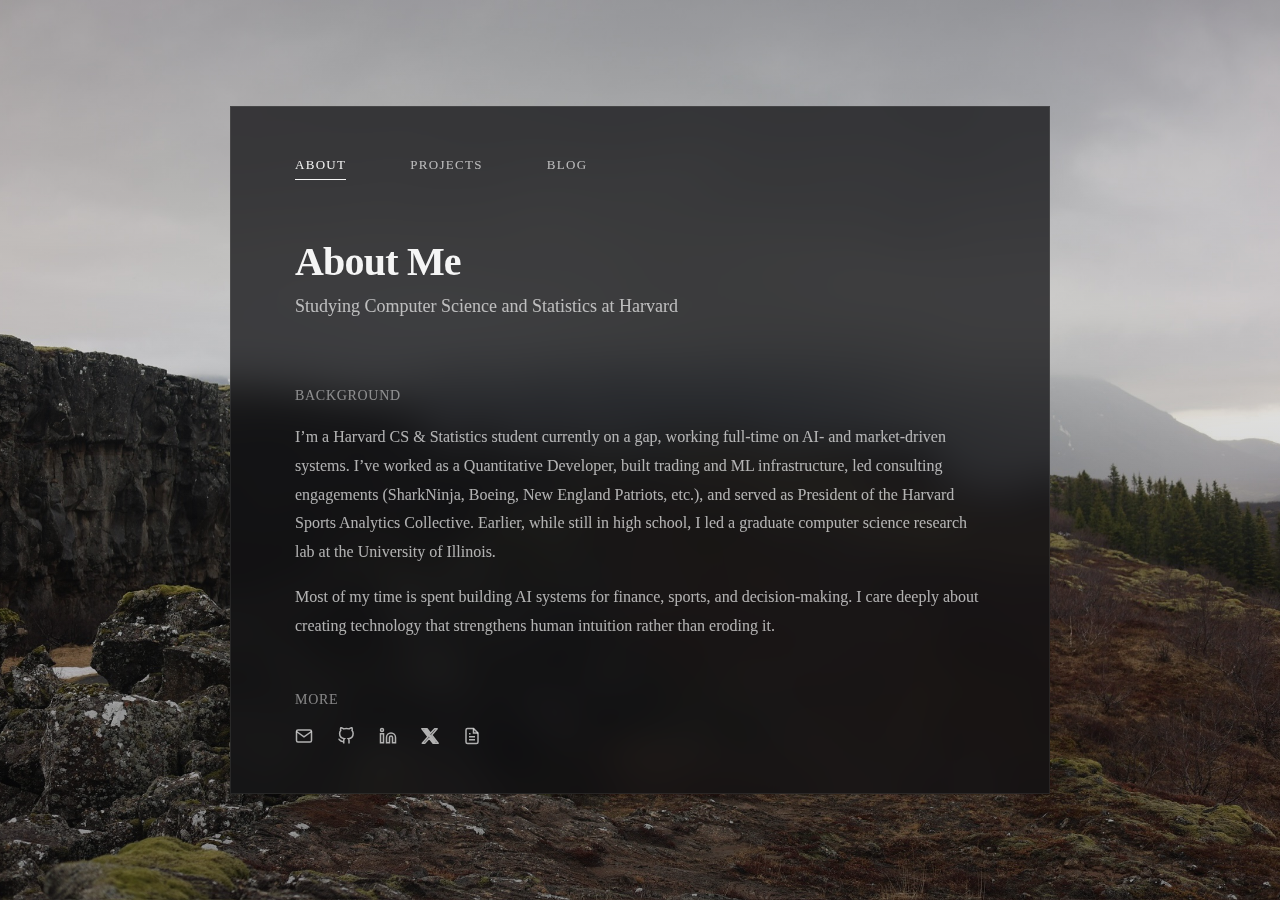
<file: index.html>
<!DOCTYPE html>
<html lang="en">
<head>
    <meta charset="UTF-8">
    <meta name="viewport" content="width=device-width, initial-scale=1.0">
    <title>Soham Gupta</title>
    <link rel="apple-touch-icon" sizes="180x180" href="/apple-touch-icon.png">
    <link rel="icon" type="image/png" sizes="32x32" href="/favicon-32x32.png">
    <link rel="icon" type="image/png" sizes="16x16" href="/favicon-16x16.png">
    <link rel="icon" href="/favicon.ico">
    <link rel="manifest" href="/site.webmanifest">
    <link rel="stylesheet" href="styles.css">
    <link rel="stylesheet" href="pages.css">
</head>
<body>
    <!-- Background -->
    <div class="background-container">
        <div class="background-overlay"></div>
    </div>

    <!-- Main Content -->
    <main class="main-container">
        <div class="content-wrapper">
            <!-- Navigation -->
            <nav class="navigation">
                <a href="index.html" class="nav-link active">ABOUT</a>
                <a href="projects.html" class="nav-link">PROJECTS</a>
                <a href="blog.html" class="nav-link">BLOG</a>
            </nav>

            <!-- Hero Section -->
            <header class="hero">
                <h1 class="hero-name">About Me</h1>
                <p class="hero-subtitle">Studying Computer Science and Statistics at Harvard</p>
            </header>

            <!-- About Content -->
            <div class="about-content">
                <section class="about-section">
                    <h3>Background</h3>
                    <p class="about-text">
                        I’m a Harvard CS & Statistics student currently on a gap, working full-time on AI- and market-driven systems. I’ve worked as a Quantitative Developer, built trading and ML infrastructure, led consulting engagements (SharkNinja, Boeing, New England Patriots, etc.), and served as President of the Harvard Sports Analytics Collective. Earlier, while still in high school, I led a graduate computer science research lab at the University of Illinois.
                    </p>
                    <p class="about-text" style="margin-top: 1rem;">
                        Most of my time is spent building AI systems for finance, sports, and decision-making. 
                        I care deeply about creating technology that strengthens human intuition rather than eroding it.
                    </p>
                </section>
<!-- 
                <section class="about-section">
                    <h3>Skills & Technologies</h3>
                    <div class="skills-grid">
                        <div class="skill-category">
                            <h4>Languages</h4>
                            <ul>
                                <li>Python</li>
                                <li>TypeScript</li>
                                <li>Rust</li>
                                <li>Go</li>
                                <li>C/C++</li>
                                <li>R</li>
                            </ul>
                        </div>
                        <div class="skill-category">
                            <h4>ML & Data</h4>
                            <ul>
                                <li>PyTorch</li>
                                <li>TensorFlow</li>
                                <li>JAX</li>
                                <li>NumPy/Pandas</li>
                                <li>Stan</li>
                                <li>SQL</li>
                            </ul>
                        </div>
                        <div class="skill-category">
                            <h4>Systems</h4>
                            <ul>
                                <li>Docker</li>
                                <li>Kubernetes</li>
                                <li>AWS/GCP</li>
                                <li>PostgreSQL</li>
                                <li>Redis</li>
                                <li>Linux</li>
                            </ul>
                        </div>
                    </div>
                </section> -->

                <section class="about-section">
                    <h3>More</h3>
                    <div class="contact-links">
                        <a href="mailto:sohamgupta@college.harvard.edu" class="contact-link">
                            <svg viewBox="0 0 24 24" fill="none" stroke="currentColor" stroke-width="2">
                                <path d="M4 4h16c1.1 0 2 .9 2 2v12c0 1.1-.9 2-2 2H4c-1.1 0-2-.9-2-2V6c0-1.1.9-2 2-2z"></path>
                                <polyline points="22,6 12,13 2,6"></polyline>
                            </svg>
                        </a>                        
                        <a href="https://github.com/SohamGupta21" target="_blank" rel="noopener" class="contact-link">
                            <svg viewBox="0 0 24 24" fill="none" stroke="currentColor" stroke-width="2">
                                <path d="M9 19c-5 1.5-5-2.5-7-3m14 6v-3.87a3.37 3.37 0 0 0-.94-2.61c3.14-.35 6.44-1.54 6.44-7A5.44 5.44 0 0 0 20 4.77 5.07 5.07 0 0 0 19.91 1S18.73.65 16 2.48a13.38 13.38 0 0 0-7 0C6.27.65 5.09 1 5.09 1A5.07 5.07 0 0 0 5 4.77a5.44 5.44 0 0 0-1.5 3.78c0 5.42 3.3 6.61 6.44 7A3.37 3.37 0 0 0 9 18.13V22"></path>
                            </svg>
                        </a>
                        <a href="https://www.linkedin.com/in/sohamgupta21" target="_blank" rel="noopener" class="contact-link">
                            <svg viewBox="0 0 24 24" fill="none" stroke="currentColor" stroke-width="2">
                                <path d="M16 8a6 6 0 0 1 6 6v7h-4v-7a2 2 0 0 0-2-2 2 2 0 0 0-2 2v7h-4v-7a6 6 0 0 1 6-6z"></path>
                                <rect x="2" y="9" width="4" height="12"></rect>
                                <circle cx="4" cy="4" r="2"></circle>
                            </svg>
                        </a>
                        <a href="https://x.com/sogup21" target="_blank" rel="noopener" class="contact-link">
                            <svg viewBox="0 0 24 24" fill="none" stroke="currentColor" stroke-width="2" stroke-linecap="round" stroke-linejoin="round">
                                <path d="M18.244 2.25h3.308l-7.227 8.26 8.502 11.24H16.17l-5.214-6.817L4.99 21.75H1.68l7.73-8.835L1.254 2.25H8.08l4.713 6.231zm-1.161 17.52h1.833L7.084 4.126H5.117z"></path>
                            </svg>
                        </a>
                        <a href="Soham_Gupta_Resume.pdf" target="_blank" rel="noopener" class="contact-link" aria-label="Resume">
                            <svg viewBox="0 0 24 24" fill="none" stroke="currentColor" stroke-width="2">
                                <path d="M14 2H6a2 2 0 0 0-2 2v16a2 2 0 0 0 2 2h12a2 2 0 0 0 2-2V8z"></path>
                                <polyline points="14 2 14 8 20 8"></polyline>
                                <line x1="16" y1="13" x2="8" y2="13"></line>
                                <line x1="16" y1="17" x2="8" y2="17"></line>
                                <polyline points="10 9 9 9 8 9"></polyline>
                            </svg>
                        </a>
                    </div>
                </section>
            </div>
        </div>
    </main>

    <script src="main.js"></script>
</body>
</html>
</file>
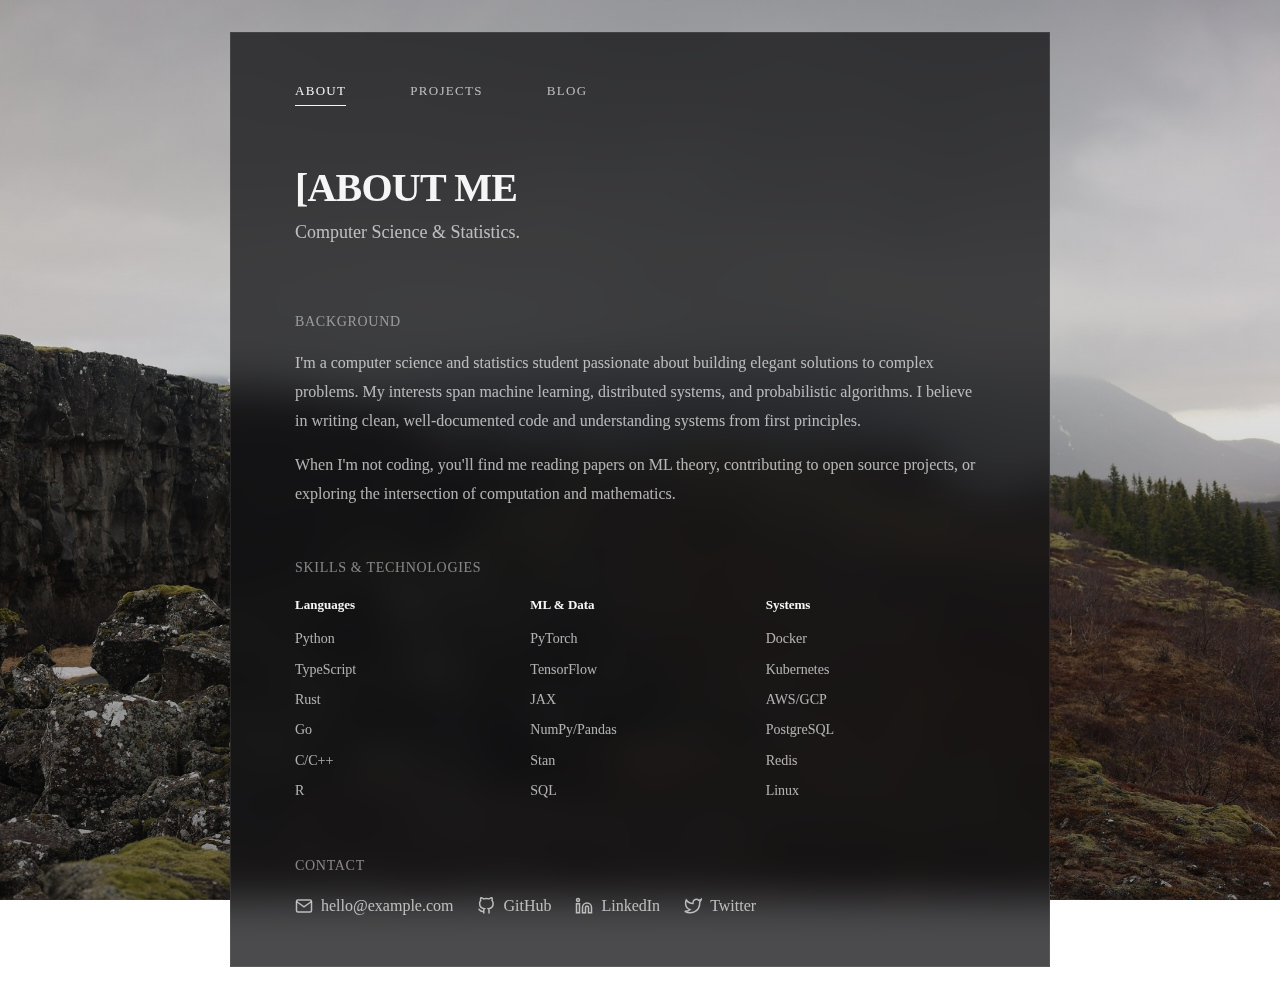
<file: about.html>
<!DOCTYPE html>
<html lang="en">
<head>
    <meta charset="UTF-8">
    <meta name="viewport" content="width=device-width, initial-scale=1.0">
    <title>About | Soham Gupta</title>
    <link rel="stylesheet" href="styles.css">
    <link rel="stylesheet" href="pages.css">
</head>
<body>
    <!-- Background -->
    <div class="background-container">
        <div class="background-overlay"></div>
    </div>

    <!-- Main Content -->
    <main class="main-container">
        <div class="content-wrapper">
            <!-- Navigation -->
            <nav class="navigation">
                <a href="about.html" class="nav-link active">ABOUT</a>
                <a href="projects.html" class="nav-link">PROJECTS</a>
                <a href="index.html" class="nav-link">BLOG</a>
            </nav>

            <!-- Hero Section -->
            <header class="hero">
                <h1 class="hero-name">[ABOUT ME</h1>
                <p class="hero-subtitle">Computer Science & Statistics.</p>
            </header>

            <!-- About Content -->
            <div class="about-content">
                <section class="about-section">
                    <h3>Background</h3>
                    <p class="about-text">
                        I'm a computer science and statistics student passionate about building elegant solutions 
                        to complex problems. My interests span machine learning, distributed systems, and 
                        probabilistic algorithms. I believe in writing clean, well-documented code and 
                        understanding systems from first principles.
                    </p>
                    <p class="about-text" style="margin-top: 1rem;">
                        When I'm not coding, you'll find me reading papers on ML theory, contributing to 
                        open source projects, or exploring the intersection of computation and mathematics.
                    </p>
                </section>

                <section class="about-section">
                    <h3>Skills & Technologies</h3>
                    <div class="skills-grid">
                        <div class="skill-category">
                            <h4>Languages</h4>
                            <ul>
                                <li>Python</li>
                                <li>TypeScript</li>
                                <li>Rust</li>
                                <li>Go</li>
                                <li>C/C++</li>
                                <li>R</li>
                            </ul>
                        </div>
                        <div class="skill-category">
                            <h4>ML & Data</h4>
                            <ul>
                                <li>PyTorch</li>
                                <li>TensorFlow</li>
                                <li>JAX</li>
                                <li>NumPy/Pandas</li>
                                <li>Stan</li>
                                <li>SQL</li>
                            </ul>
                        </div>
                        <div class="skill-category">
                            <h4>Systems</h4>
                            <ul>
                                <li>Docker</li>
                                <li>Kubernetes</li>
                                <li>AWS/GCP</li>
                                <li>PostgreSQL</li>
                                <li>Redis</li>
                                <li>Linux</li>
                            </ul>
                        </div>
                    </div>
                </section>

                <section class="about-section">
                    <h3>Contact</h3>
                    <div class="contact-links">
                        <a href="mailto:hello@example.com" class="contact-link">
                            <svg viewBox="0 0 24 24" fill="none" stroke="currentColor" stroke-width="2">
                                <path d="M4 4h16c1.1 0 2 .9 2 2v12c0 1.1-.9 2-2 2H4c-1.1 0-2-.9-2-2V6c0-1.1.9-2 2-2z"></path>
                                <polyline points="22,6 12,13 2,6"></polyline>
                            </svg>
                            <span>hello@example.com</span>
                        </a>
                        <a href="https://github.com" target="_blank" rel="noopener" class="contact-link">
                            <svg viewBox="0 0 24 24" fill="none" stroke="currentColor" stroke-width="2">
                                <path d="M9 19c-5 1.5-5-2.5-7-3m14 6v-3.87a3.37 3.37 0 0 0-.94-2.61c3.14-.35 6.44-1.54 6.44-7A5.44 5.44 0 0 0 20 4.77 5.07 5.07 0 0 0 19.91 1S18.73.65 16 2.48a13.38 13.38 0 0 0-7 0C6.27.65 5.09 1 5.09 1A5.07 5.07 0 0 0 5 4.77a5.44 5.44 0 0 0-1.5 3.78c0 5.42 3.3 6.61 6.44 7A3.37 3.37 0 0 0 9 18.13V22"></path>
                            </svg>
                            <span>GitHub</span>
                        </a>
                        <a href="https://linkedin.com" target="_blank" rel="noopener" class="contact-link">
                            <svg viewBox="0 0 24 24" fill="none" stroke="currentColor" stroke-width="2">
                                <path d="M16 8a6 6 0 0 1 6 6v7h-4v-7a2 2 0 0 0-2-2 2 2 0 0 0-2 2v7h-4v-7a6 6 0 0 1 6-6z"></path>
                                <rect x="2" y="9" width="4" height="12"></rect>
                                <circle cx="4" cy="4" r="2"></circle>
                            </svg>
                            <span>LinkedIn</span>
                        </a>
                        <a href="https://twitter.com" target="_blank" rel="noopener" class="contact-link">
                            <svg viewBox="0 0 24 24" fill="none" stroke="currentColor" stroke-width="2">
                                <path d="M23 3a10.9 10.9 0 0 1-3.14 1.53 4.48 4.48 0 0 0-7.86 3v1A10.66 10.66 0 0 1 3 4s-4 9 5 13a11.64 11.64 0 0 1-7 2c9 5 20 0 20-11.5a4.5 4.5 0 0 0-.08-.83A7.72 7.72 0 0 0 23 3z"></path>
                            </svg>
                            <span>Twitter</span>
                        </a>
                    </div>
                </section>
            </div>
        </div>
    </main>

    <script src="main.js"></script>
</body>
</html>
</file>
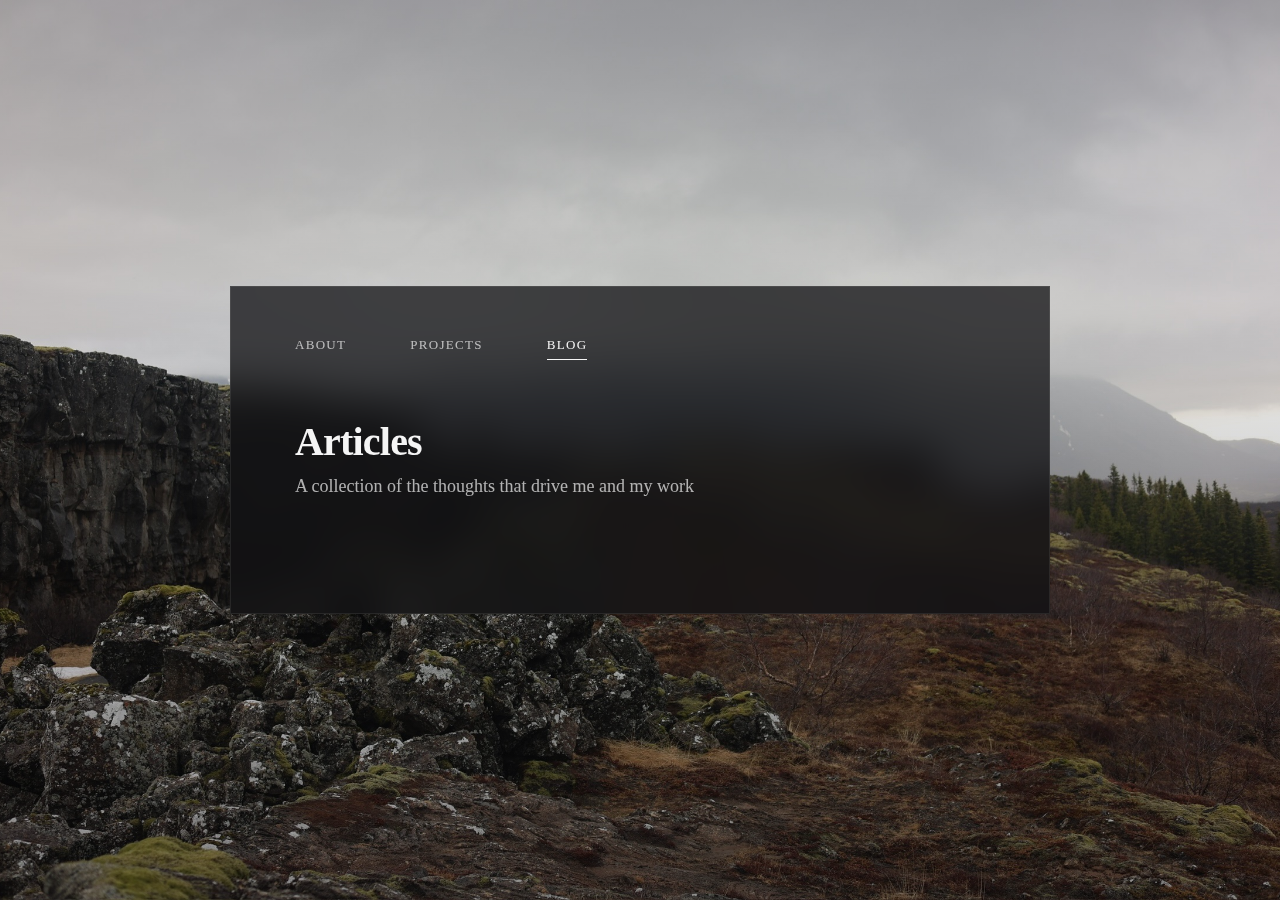
<file: blog.html>
<!DOCTYPE html>
<html lang="en">
<head>
    <meta charset="UTF-8">
    <meta name="viewport" content="width=device-width, initial-scale=1.0">
    <title>Soham Gupta</title>
    <link rel="stylesheet" href="styles.css">
</head>
<body>
    <!-- Background -->
    <div class="background-container">
        <div class="background-overlay"></div>
    </div>

    <!-- Main Content -->
    <main class="main-container">
        <div class="content-wrapper">
            <!-- Navigation -->
            <nav class="navigation">
                <a href="index.html" class="nav-link">ABOUT</a>
                <a href="projects.html" class="nav-link">PROJECTS</a>
                <a href="blog.html" class="nav-link active">BLOG</a>
            </nav>

            <!-- Hero Section -->
            <header class="hero">
                <h1 class="hero-name">Articles</h1>
                <p class="hero-subtitle">A collection of the thoughts that drive me and my work</p>
            </header>

            <!-- Blog Posts List -->
            <!-- <section class="blog-list">
                <a href="blog/gradient-descent.html" class="blog-item">
                    <span class="blog-item-title">Optimizing Gradient Descent</span>
                    <span class="blog-item-desc">— adaptive learning rates and momentum in neural networks</span>
                </a>
            </section> -->
        </div>
    </main>

    <script src="main.js"></script>
</body>
</html>
</file>
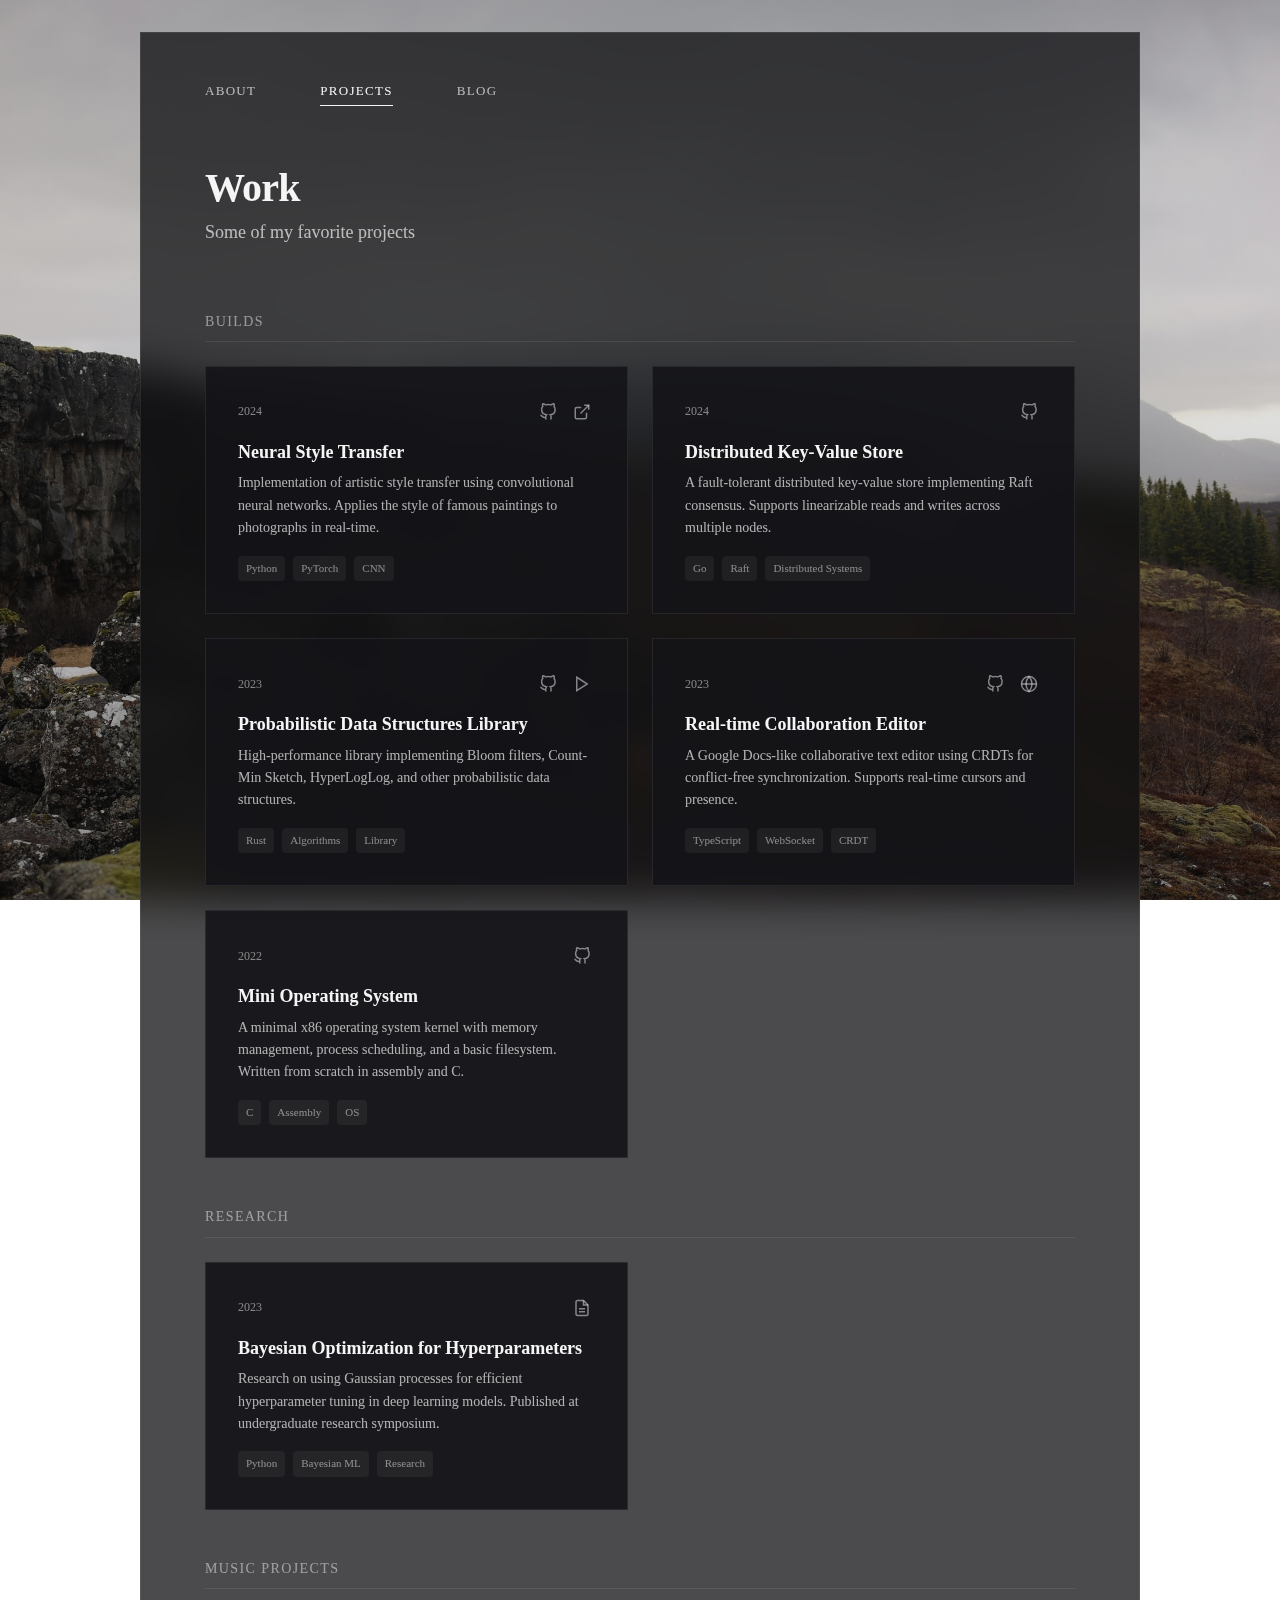
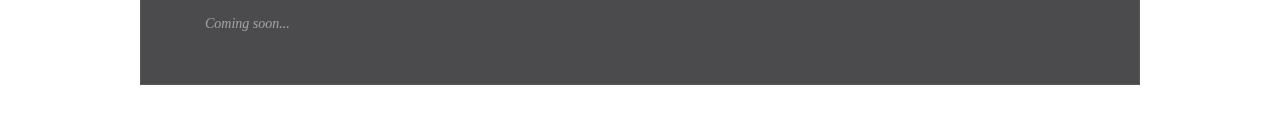
<file: projects.html>
<!DOCTYPE html>
<html lang="en">
<head>
    <meta charset="UTF-8">
    <meta name="viewport" content="width=device-width, initial-scale=1.0">
    <title>Soham Gupta</title>
    <link rel="apple-touch-icon" sizes="180x180" href="/apple-touch-icon.png">
    <link rel="icon" type="image/png" sizes="32x32" href="/favicon-32x32.png">
    <link rel="icon" type="image/png" sizes="16x16" href="/favicon-16x16.png">
    <link rel="icon" href="/favicon.ico">
    <link rel="manifest" href="/site.webmanifest">
    <link rel="stylesheet" href="styles.css">
    <link rel="stylesheet" href="pages.css">
</head>
<body>
    <!-- Background -->
    <div class="background-container">
        <div class="background-overlay"></div>
    </div>

    <!-- Main Content -->
    <main class="main-container">
        <div class="content-wrapper content-wrapper--wide">
            <!-- Navigation -->
            <nav class="navigation">
                <a href="index.html" class="nav-link">ABOUT</a>
                <a href="projects.html" class="nav-link active">PROJECTS</a>
                <a href="blog.html" class="nav-link">BLOG</a>
            </nav>

            <!-- Hero Section -->
            <header class="hero">
                <h1 class="hero-name">Work</h1>
                <p class="hero-subtitle">Some of my favorite projects</p>
            </header>

            <!-- Builds Section -->
            <section class="projects-section">
                <h2 class="section-heading">Builds</h2>
                <div class="projects-grid">
                    <article class="project-card">
                        <div class="project-header">
                            <span class="project-year">2024</span>
                            <div class="project-links">
                                <a href="#" class="project-link" aria-label="GitHub">
                                    <svg width="18" height="18" viewBox="0 0 24 24" fill="none" stroke="currentColor" stroke-width="2">
                                        <path d="M9 19c-5 1.5-5-2.5-7-3m14 6v-3.87a3.37 3.37 0 0 0-.94-2.61c3.14-.35 6.44-1.54 6.44-7A5.44 5.44 0 0 0 20 4.77 5.07 5.07 0 0 0 19.91 1S18.73.65 16 2.48a13.38 13.38 0 0 0-7 0C6.27.65 5.09 1 5.09 1A5.07 5.07 0 0 0 5 4.77a5.44 5.44 0 0 0-1.5 3.78c0 5.42 3.3 6.61 6.44 7A3.37 3.37 0 0 0 9 18.13V22"></path>
                                    </svg>
                                </a>
                                <a href="#" class="project-link" aria-label="External link">
                                    <svg width="18" height="18" viewBox="0 0 24 24" fill="none" stroke="currentColor" stroke-width="2">
                                        <path d="M18 13v6a2 2 0 0 1-2 2H5a2 2 0 0 1-2-2V8a2 2 0 0 1 2-2h6"></path>
                                        <polyline points="15 3 21 3 21 9"></polyline>
                                        <line x1="10" y1="14" x2="21" y2="3"></line>
                                    </svg>
                                </a>
                            </div>
                        </div>
                        <h3 class="project-title">Neural Style Transfer</h3>
                        <p class="project-description">
                            Implementation of artistic style transfer using convolutional neural networks. 
                            Applies the style of famous paintings to photographs in real-time.
                        </p>
                        <div class="project-tags">
                            <span class="project-tag">Python</span>
                            <span class="project-tag">PyTorch</span>
                            <span class="project-tag">CNN</span>
                        </div>
                    </article>

                    <article class="project-card">
                        <div class="project-header">
                            <span class="project-year">2024</span>
                            <div class="project-links">
                                <a href="#" class="project-link" aria-label="GitHub">
                                    <svg width="18" height="18" viewBox="0 0 24 24" fill="none" stroke="currentColor" stroke-width="2">
                                        <path d="M9 19c-5 1.5-5-2.5-7-3m14 6v-3.87a3.37 3.37 0 0 0-.94-2.61c3.14-.35 6.44-1.54 6.44-7A5.44 5.44 0 0 0 20 4.77 5.07 5.07 0 0 0 19.91 1S18.73.65 16 2.48a13.38 13.38 0 0 0-7 0C6.27.65 5.09 1 5.09 1A5.07 5.07 0 0 0 5 4.77a5.44 5.44 0 0 0-1.5 3.78c0 5.42 3.3 6.61 6.44 7A3.37 3.37 0 0 0 9 18.13V22"></path>
                                    </svg>
                                </a>
                            </div>
                        </div>
                        <h3 class="project-title">Distributed Key-Value Store</h3>
                        <p class="project-description">
                            A fault-tolerant distributed key-value store implementing Raft consensus. 
                            Supports linearizable reads and writes across multiple nodes.
                        </p>
                        <div class="project-tags">
                            <span class="project-tag">Go</span>
                            <span class="project-tag">Raft</span>
                            <span class="project-tag">Distributed Systems</span>
                        </div>
                    </article>

                    <article class="project-card">
                        <div class="project-header">
                            <span class="project-year">2023</span>
                            <div class="project-links">
                                <a href="#" class="project-link" aria-label="GitHub">
                                    <svg width="18" height="18" viewBox="0 0 24 24" fill="none" stroke="currentColor" stroke-width="2">
                                        <path d="M9 19c-5 1.5-5-2.5-7-3m14 6v-3.87a3.37 3.37 0 0 0-.94-2.61c3.14-.35 6.44-1.54 6.44-7A5.44 5.44 0 0 0 20 4.77 5.07 5.07 0 0 0 19.91 1S18.73.65 16 2.48a13.38 13.38 0 0 0-7 0C6.27.65 5.09 1 5.09 1A5.07 5.07 0 0 0 5 4.77a5.44 5.44 0 0 0-1.5 3.78c0 5.42 3.3 6.61 6.44 7A3.37 3.37 0 0 0 9 18.13V22"></path>
                                    </svg>
                                </a>
                                <a href="#" class="project-link" aria-label="Demo">
                                    <svg width="18" height="18" viewBox="0 0 24 24" fill="none" stroke="currentColor" stroke-width="2">
                                        <polygon points="5 3 19 12 5 21 5 3"></polygon>
                                    </svg>
                                </a>
                            </div>
                        </div>
                        <h3 class="project-title">Probabilistic Data Structures Library</h3>
                        <p class="project-description">
                            High-performance library implementing Bloom filters, Count-Min Sketch, 
                            HyperLogLog, and other probabilistic data structures.
                        </p>
                        <div class="project-tags">
                            <span class="project-tag">Rust</span>
                            <span class="project-tag">Algorithms</span>
                            <span class="project-tag">Library</span>
                        </div>
                    </article>

                    <article class="project-card">
                        <div class="project-header">
                            <span class="project-year">2023</span>
                            <div class="project-links">
                                <a href="#" class="project-link" aria-label="GitHub">
                                    <svg width="18" height="18" viewBox="0 0 24 24" fill="none" stroke="currentColor" stroke-width="2">
                                        <path d="M9 19c-5 1.5-5-2.5-7-3m14 6v-3.87a3.37 3.37 0 0 0-.94-2.61c3.14-.35 6.44-1.54 6.44-7A5.44 5.44 0 0 0 20 4.77 5.07 5.07 0 0 0 19.91 1S18.73.65 16 2.48a13.38 13.38 0 0 0-7 0C6.27.65 5.09 1 5.09 1A5.07 5.07 0 0 0 5 4.77a5.44 5.44 0 0 0-1.5 3.78c0 5.42 3.3 6.61 6.44 7A3.37 3.37 0 0 0 9 18.13V22"></path>
                                    </svg>
                                </a>
                                <a href="#" class="project-link" aria-label="Live site">
                                    <svg width="18" height="18" viewBox="0 0 24 24" fill="none" stroke="currentColor" stroke-width="2">
                                        <circle cx="12" cy="12" r="10"></circle>
                                        <line x1="2" y1="12" x2="22" y2="12"></line>
                                        <path d="M12 2a15.3 15.3 0 0 1 4 10 15.3 15.3 0 0 1-4 10 15.3 15.3 0 0 1-4-10 15.3 15.3 0 0 1 4-10z"></path>
                                    </svg>
                                </a>
                            </div>
                        </div>
                        <h3 class="project-title">Real-time Collaboration Editor</h3>
                        <p class="project-description">
                            A Google Docs-like collaborative text editor using CRDTs for conflict-free 
                            synchronization. Supports real-time cursors and presence.
                        </p>
                        <div class="project-tags">
                            <span class="project-tag">TypeScript</span>
                            <span class="project-tag">WebSocket</span>
                            <span class="project-tag">CRDT</span>
                        </div>
                    </article>

                    <article class="project-card">
                        <div class="project-header">
                            <span class="project-year">2022</span>
                            <div class="project-links">
                                <a href="#" class="project-link" aria-label="GitHub">
                                    <svg width="18" height="18" viewBox="0 0 24 24" fill="none" stroke="currentColor" stroke-width="2">
                                        <path d="M9 19c-5 1.5-5-2.5-7-3m14 6v-3.87a3.37 3.37 0 0 0-.94-2.61c3.14-.35 6.44-1.54 6.44-7A5.44 5.44 0 0 0 20 4.77 5.07 5.07 0 0 0 19.91 1S18.73.65 16 2.48a13.38 13.38 0 0 0-7 0C6.27.65 5.09 1 5.09 1A5.07 5.07 0 0 0 5 4.77a5.44 5.44 0 0 0-1.5 3.78c0 5.42 3.3 6.61 6.44 7A3.37 3.37 0 0 0 9 18.13V22"></path>
                                    </svg>
                                </a>
                            </div>
                        </div>
                        <h3 class="project-title">Mini Operating System</h3>
                        <p class="project-description">
                            A minimal x86 operating system kernel with memory management, process scheduling, 
                            and a basic filesystem. Written from scratch in assembly and C.
                        </p>
                        <div class="project-tags">
                            <span class="project-tag">C</span>
                            <span class="project-tag">Assembly</span>
                            <span class="project-tag">OS</span>
                        </div>
                    </article>
                </div>
            </section>

            <!-- Research Section -->
            <section class="projects-section">
                <h2 class="section-heading">Research</h2>
                <div class="projects-grid">
                    <article class="project-card">
                        <div class="project-header">
                            <span class="project-year">2023</span>
                            <div class="project-links">
                                <a href="#" class="project-link" aria-label="Paper">
                                    <svg width="18" height="18" viewBox="0 0 24 24" fill="none" stroke="currentColor" stroke-width="2">
                                        <path d="M14 2H6a2 2 0 0 0-2 2v16a2 2 0 0 0 2 2h12a2 2 0 0 0 2-2V8z"></path>
                                        <polyline points="14 2 14 8 20 8"></polyline>
                                        <line x1="16" y1="13" x2="8" y2="13"></line>
                                        <line x1="16" y1="17" x2="8" y2="17"></line>
                                    </svg>
                                </a>
                            </div>
                        </div>
                        <h3 class="project-title">Bayesian Optimization for Hyperparameters</h3>
                        <p class="project-description">
                            Research on using Gaussian processes for efficient hyperparameter tuning 
                            in deep learning models. Published at undergraduate research symposium.
                        </p>
                        <div class="project-tags">
                            <span class="project-tag">Python</span>
                            <span class="project-tag">Bayesian ML</span>
                            <span class="project-tag">Research</span>
                        </div>
                    </article>
                </div>
            </section>

            <!-- Music Projects Section -->
            <section class="projects-section">
                <h2 class="section-heading">Music Projects</h2>
                <p class="section-empty">Coming soon...</p>
            </section>
        </div>
    </main>

    <script src="main.js"></script>
</body>
</html>
</file>
<file: styles.css>
/* ============================================
   CSS Custom Properties & Design Tokens
   ============================================ */
:root {
    /* Colors - Moody Nordic palette */
    --color-bg-dark: rgba(15, 15, 18, 0.75);
    --color-bg-card: rgba(20, 20, 24, 0.9);
    --color-bg-card-hover: rgba(30, 30, 36, 0.95);
    --color-text-primary: #f5f5f5;
    --color-text-secondary: rgba(245, 245, 245, 0.7);
    --color-text-muted: rgba(245, 245, 245, 0.5);
    --color-accent: #e8e4df;
    --color-border: rgba(255, 255, 255, 0.08);
    
    /* Typography */
    --font-primary: Georgia, 'Times New Roman', Times, serif;
    --font-mono: Georgia, 'Times New Roman', Times, serif;
    
    /* Spacing */
    --space-xs: 0.25rem;
    --space-sm: 0.5rem;
    --space-md: 1rem;
    --space-lg: 1.5rem;
    --space-xl: 2rem;
    --space-2xl: 3rem;
    --space-3xl: 4rem;
    
    /* Transitions */
    --transition-fast: 150ms ease;
    --transition-base: 250ms ease;
    --transition-slow: 400ms cubic-bezier(0.16, 1, 0.3, 1);
    
    /* Borders */
    --radius-sm: 4px;
    --radius-md: 8px;
    --radius-lg: 12px;
}

/* ============================================
   Reset & Base Styles
   ============================================ */
*, *::before, *::after {
    box-sizing: border-box;
    margin: 0;
    padding: 0;
}

html {
    font-size: 16px;
    -webkit-font-smoothing: antialiased;
    -moz-osx-font-smoothing: grayscale;
}

body {
    font-family: var(--font-primary);
    color: var(--color-text-primary);
    line-height: 1.6;
    min-height: 100vh;
    overflow-x: hidden;
}

a {
    text-decoration: none;
    color: inherit;
}

/* ============================================
   Background & Atmosphere
   ============================================ */
.background-container {
    position: fixed;
    inset: 0;
    z-index: -1;
    background-color: #0a0a0c;
    background-image: url('background.jpeg');
    background-size: cover;
    background-position: center;
    background-attachment: fixed;
}

.background-overlay {
    position: absolute;
    inset: 0;
    background: linear-gradient(
        180deg,
        rgba(10, 10, 12, 0.3) 0%,
        rgba(10, 10, 12, 0.1) 40%,
        rgba(10, 10, 12, 0.4) 100%
    );
}

/* ============================================
   Main Container Layout
   ============================================ */
.main-container {
    min-height: 100vh;
    display: flex;
    justify-content: center;
    align-items: center;
    padding: var(--space-xl);
}

.content-wrapper {
    width: 100%;
    max-width: 820px;
    background: var(--color-bg-dark);
    backdrop-filter: blur(20px);
    -webkit-backdrop-filter: blur(20px);
    border: 1px solid var(--color-border);
    padding: var(--space-2xl) var(--space-3xl);
    position: relative;
}

/* ============================================
   Navigation
   ============================================ */
.navigation {
    display: flex;
    gap: var(--space-3xl);
    margin-bottom: var(--space-3xl);
}

.nav-link {
    font-size: 0.8125rem;
    font-weight: 500;
    letter-spacing: 0.1em;
    color: var(--color-text-secondary);
    transition: color var(--transition-fast);
    position: relative;
}

.nav-link:hover {
    color: var(--color-text-primary);
}

.nav-link.active {
    color: var(--color-text-primary);
}

.nav-link.active::after {
    content: '';
    position: absolute;
    bottom: -4px;
    left: 0;
    right: 0;
    height: 1px;
    background: var(--color-text-primary);
}

/* ============================================
   Hero Section
   ============================================ */
.hero {
    margin-bottom: var(--space-3xl);
}

.hero-name {
    font-size: 2.5rem;
    font-weight: 700;
    letter-spacing: -0.02em;
    line-height: 1.1;
    margin-bottom: var(--space-sm);
}

.hero-subtitle {
    font-size: 1.125rem;
    color: var(--color-text-secondary);
    font-weight: 400;
}

/* ============================================
   Blog List Section
   ============================================ */
.blog-list {
    display: flex;
    flex-direction: column;
    gap: var(--space-md);
    margin-top: var(--space-xl);
}

.blog-item {
    display: block;
    padding: var(--space-sm) 0;
    transition: all var(--transition-fast);
    animation: fadeIn 0.6s ease-out backwards;
    text-decoration: none;
}

.blog-item:nth-child(1) { animation-delay: 0.3s; }
.blog-item:nth-child(2) { animation-delay: 0.35s; }
.blog-item:nth-child(3) { animation-delay: 0.4s; }

.blog-item:hover {
    padding-left: var(--space-sm);
}

.blog-item:hover .blog-item-title {
    color: var(--color-text-primary);
}

.blog-item:hover .blog-item-desc {
    color: var(--color-text-secondary);
}

.blog-item-title {
    font-size: 1rem;
    font-weight: 500;
    color: var(--color-text-secondary);
    transition: color var(--transition-fast);
}

.blog-item-desc {
    font-size: 0.875rem;
    color: var(--color-text-muted);
    font-style: italic;
    transition: color var(--transition-fast);
}

/* ============================================
   Page Transitions & Animations
   ============================================ */
@keyframes fadeIn {
    from {
        opacity: 0;
        transform: translateY(10px);
    }
    to {
        opacity: 1;
        transform: translateY(0);
    }
}

.content-wrapper {
    animation: fadeIn 0.6s ease-out;
}

.nav-link {
    animation: fadeIn 0.5s ease-out backwards;
}

.nav-link:nth-child(1) { animation-delay: 0.1s; }
.nav-link:nth-child(2) { animation-delay: 0.15s; }
.nav-link:nth-child(3) { animation-delay: 0.2s; }
.nav-link:nth-child(4) { animation-delay: 0.25s; }

.hero-name {
    animation: fadeIn 0.6s ease-out 0.2s backwards;
}

.hero-subtitle {
    animation: fadeIn 0.6s ease-out 0.3s backwards;
}


/* ============================================
   Responsive Design
   ============================================ */
@media (max-width: 768px) {
    .main-container {
        padding: var(--space-md);
        align-items: flex-start;
        padding-top: var(--space-xl);
    }
    
    .content-wrapper {
        padding: var(--space-xl) var(--space-lg);
    }
    
    .navigation {
        gap: var(--space-lg);
        flex-wrap: wrap;
        justify-content: center;
    }
    
    .hero-name {
        font-size: 1.875rem;
    }
    
    .blog-item {
        flex-wrap: wrap;
    }
    
    .blog-item-desc {
        display: block;
        margin-top: var(--space-xs);
    }
}

@media (max-width: 480px) {
    .navigation {
        gap: var(--space-md);
    }
    
    .nav-link {
        font-size: 0.75rem;
    }
    
    .hero-name {
        font-size: 1.5rem;
    }
    
    .hero-subtitle {
        font-size: 1rem;
    }
}

/* ============================================
   Selection & Focus States
   ============================================ */
::selection {
    background: rgba(255, 255, 255, 0.2);
}

:focus-visible {
    outline: 2px solid var(--color-text-secondary);
    outline-offset: 2px;
}

/* ============================================
   Scrollbar Styling
   ============================================ */
::-webkit-scrollbar {
    width: 8px;
}

::-webkit-scrollbar-track {
    background: transparent;
}

::-webkit-scrollbar-thumb {
    background: rgba(255, 255, 255, 0.2);
    border-radius: 4px;
}

::-webkit-scrollbar-thumb:hover {
    background: rgba(255, 255, 255, 0.3);
}
</file>
<file: pages.css>
/* ============================================
   Additional Page Styles
   ============================================ */

/* Wide content wrapper for projects */
.content-wrapper--wide {
    max-width: 1000px;
}

/* ============================================
   Section Headings
   ============================================ */
.section-heading {
    font-size: 0.875rem;
    font-weight: 500;
    letter-spacing: 0.1em;
    text-transform: uppercase;
    color: var(--color-text-muted);
    margin-bottom: var(--space-lg);
    padding-bottom: var(--space-sm);
    border-bottom: 1px solid var(--color-border);
}

.section-empty {
    font-size: 0.875rem;
    color: var(--color-text-muted);
    font-style: italic;
}

/* ============================================
   Projects Grid
   ============================================ */
.projects-section {
    margin-top: var(--space-xl);
}

.projects-section + .projects-section {
    margin-top: var(--space-2xl);
}

.projects-grid {
    display: grid;
    grid-template-columns: repeat(2, 1fr);
    gap: var(--space-lg);
}

/* ============================================
   Project Cards
   ============================================ */
.project-card {
    background: var(--color-bg-card);
    padding: var(--space-xl);
    border: 1px solid var(--color-border);
    transition: all var(--transition-slow);
    display: flex;
    flex-direction: column;
    animation: fadeIn 0.6s ease-out backwards;
}

.project-card:nth-child(1) { animation-delay: 0.3s; }
.project-card:nth-child(2) { animation-delay: 0.35s; }
.project-card:nth-child(3) { animation-delay: 0.4s; }
.project-card:nth-child(4) { animation-delay: 0.45s; }
.project-card:nth-child(5) { animation-delay: 0.5s; }
.project-card:nth-child(6) { animation-delay: 0.55s; }

.project-card:hover {
    background: var(--color-bg-card-hover);
    transform: translateY(-4px);
    border-color: rgba(255, 255, 255, 0.15);
}

.project-header {
    display: flex;
    justify-content: space-between;
    align-items: center;
    margin-bottom: var(--space-md);
}

.project-year {
    font-family: var(--font-mono);
    font-size: 0.75rem;
    color: var(--color-text-muted);
}

.project-links {
    display: flex;
    gap: var(--space-sm);
}

.project-link {
    color: var(--color-text-muted);
    transition: color var(--transition-fast);
    display: flex;
    align-items: center;
    justify-content: center;
    padding: var(--space-xs);
}

.project-link:hover {
    color: var(--color-text-primary);
}

.project-title {
    font-size: 1.125rem;
    font-weight: 600;
    margin-bottom: var(--space-sm);
    line-height: 1.3;
}

.project-description {
    font-size: 0.875rem;
    color: var(--color-text-secondary);
    line-height: 1.6;
    margin-bottom: var(--space-md);
    flex-grow: 1;
}

.project-tags {
    display: flex;
    gap: var(--space-sm);
    flex-wrap: wrap;
}

.project-tag {
    font-family: var(--font-mono);
    font-size: 0.6875rem;
    color: var(--color-text-muted);
    background: rgba(255, 255, 255, 0.05);
    padding: var(--space-xs) var(--space-sm);
    border-radius: var(--radius-sm);
}

/* ============================================
   About Page Styles
   ============================================ */
.about-content {
    display: grid;
    gap: var(--space-2xl);
}

.about-section {
    animation: fadeIn 0.6s ease-out backwards;
}

.about-section:nth-child(1) { animation-delay: 0.3s; }
.about-section:nth-child(2) { animation-delay: 0.4s; }
.about-section:nth-child(3) { animation-delay: 0.5s; }

.about-section h3 {
    font-size: 0.875rem;
    font-weight: 500;
    letter-spacing: 0.05em;
    color: var(--color-text-muted);
    margin-bottom: var(--space-md);
    text-transform: uppercase;
}

.about-text {
    font-size: 1rem;
    line-height: 1.8;
    color: var(--color-text-secondary);
}

.about-text a {
    color: var(--color-text-primary);
    text-decoration: underline;
    text-underline-offset: 3px;
}

.about-text a:hover {
    color: var(--color-accent);
}

/* Skills Grid */
.skills-grid {
    display: grid;
    grid-template-columns: repeat(3, 1fr);
    gap: var(--space-md);
}

.skill-category h4 {
    font-size: 0.8125rem;
    font-weight: 600;
    margin-bottom: var(--space-sm);
    color: var(--color-text-primary);
}

.skill-category ul {
    list-style: none;
}

.skill-category li {
    font-size: 0.875rem;
    color: var(--color-text-secondary);
    padding: var(--space-xs) 0;
    font-family: var(--font-mono);
}

/* Contact Links */
.contact-links {
    display: flex;
    gap: var(--space-lg);
    flex-wrap: wrap;
}

.contact-link {
    display: flex;
    align-items: center;
    gap: var(--space-sm);
    color: var(--color-text-secondary);
    transition: color var(--transition-fast);
}

.contact-link:hover {
    color: var(--color-text-primary);
}

.contact-link svg {
    width: 18px;
    height: 18px;
}

/* ============================================
   Blog Post Page
   ============================================ */
.blog-post {
    max-width: 680px;
    margin: 0 auto;
}

.blog-post-header {
    margin-bottom: var(--space-2xl);
    animation: fadeIn 0.6s ease-out 0.2s backwards;
}

.blog-post-meta {
    display: flex;
    gap: var(--space-md);
    margin-bottom: var(--space-md);
    font-family: var(--font-mono);
    font-size: 0.75rem;
    color: var(--color-text-muted);
}

.blog-post-title {
    font-size: 2rem;
    font-weight: 700;
    line-height: 1.2;
    margin-bottom: var(--space-md);
}

.blog-post-subtitle {
    font-size: 1.125rem;
    color: var(--color-text-secondary);
    line-height: 1.6;
}

.blog-post-content {
    animation: fadeIn 0.6s ease-out 0.4s backwards;
}

.blog-post-content h2 {
    font-size: 1.375rem;
    font-weight: 600;
    margin: var(--space-2xl) 0 var(--space-md);
}

.blog-post-content h3 {
    font-size: 1.125rem;
    font-weight: 600;
    margin: var(--space-xl) 0 var(--space-sm);
}

.blog-post-content p {
    font-size: 1rem;
    line-height: 1.8;
    color: var(--color-text-secondary);
    margin-bottom: var(--space-md);
}

.blog-post-content code {
    font-family: var(--font-mono);
    font-size: 0.875em;
    background: rgba(255, 255, 255, 0.1);
    padding: 0.15em 0.4em;
    border-radius: var(--radius-sm);
}

.blog-post-content pre {
    background: rgba(0, 0, 0, 0.4);
    padding: var(--space-lg);
    border-radius: var(--radius-md);
    overflow-x: auto;
    margin: var(--space-lg) 0;
}

.blog-post-content pre code {
    background: none;
    padding: 0;
}

.blog-post-content blockquote {
    border-left: 3px solid var(--color-text-muted);
    padding-left: var(--space-lg);
    margin: var(--space-lg) 0;
    font-style: italic;
    color: var(--color-text-secondary);
}

.blog-post-content ul,
.blog-post-content ol {
    margin: var(--space-md) 0;
    padding-left: var(--space-xl);
    color: var(--color-text-secondary);
}

.blog-post-content li {
    margin-bottom: var(--space-sm);
    line-height: 1.7;
}

/* ============================================
   Responsive Adjustments
   ============================================ */
@media (max-width: 768px) {
    .projects-grid {
        grid-template-columns: 1fr;
    }
    
    .skills-grid {
        grid-template-columns: 1fr;
        gap: var(--space-lg);
    }
    
    .blog-post-title {
        font-size: 1.5rem;
    }
}
</file>
